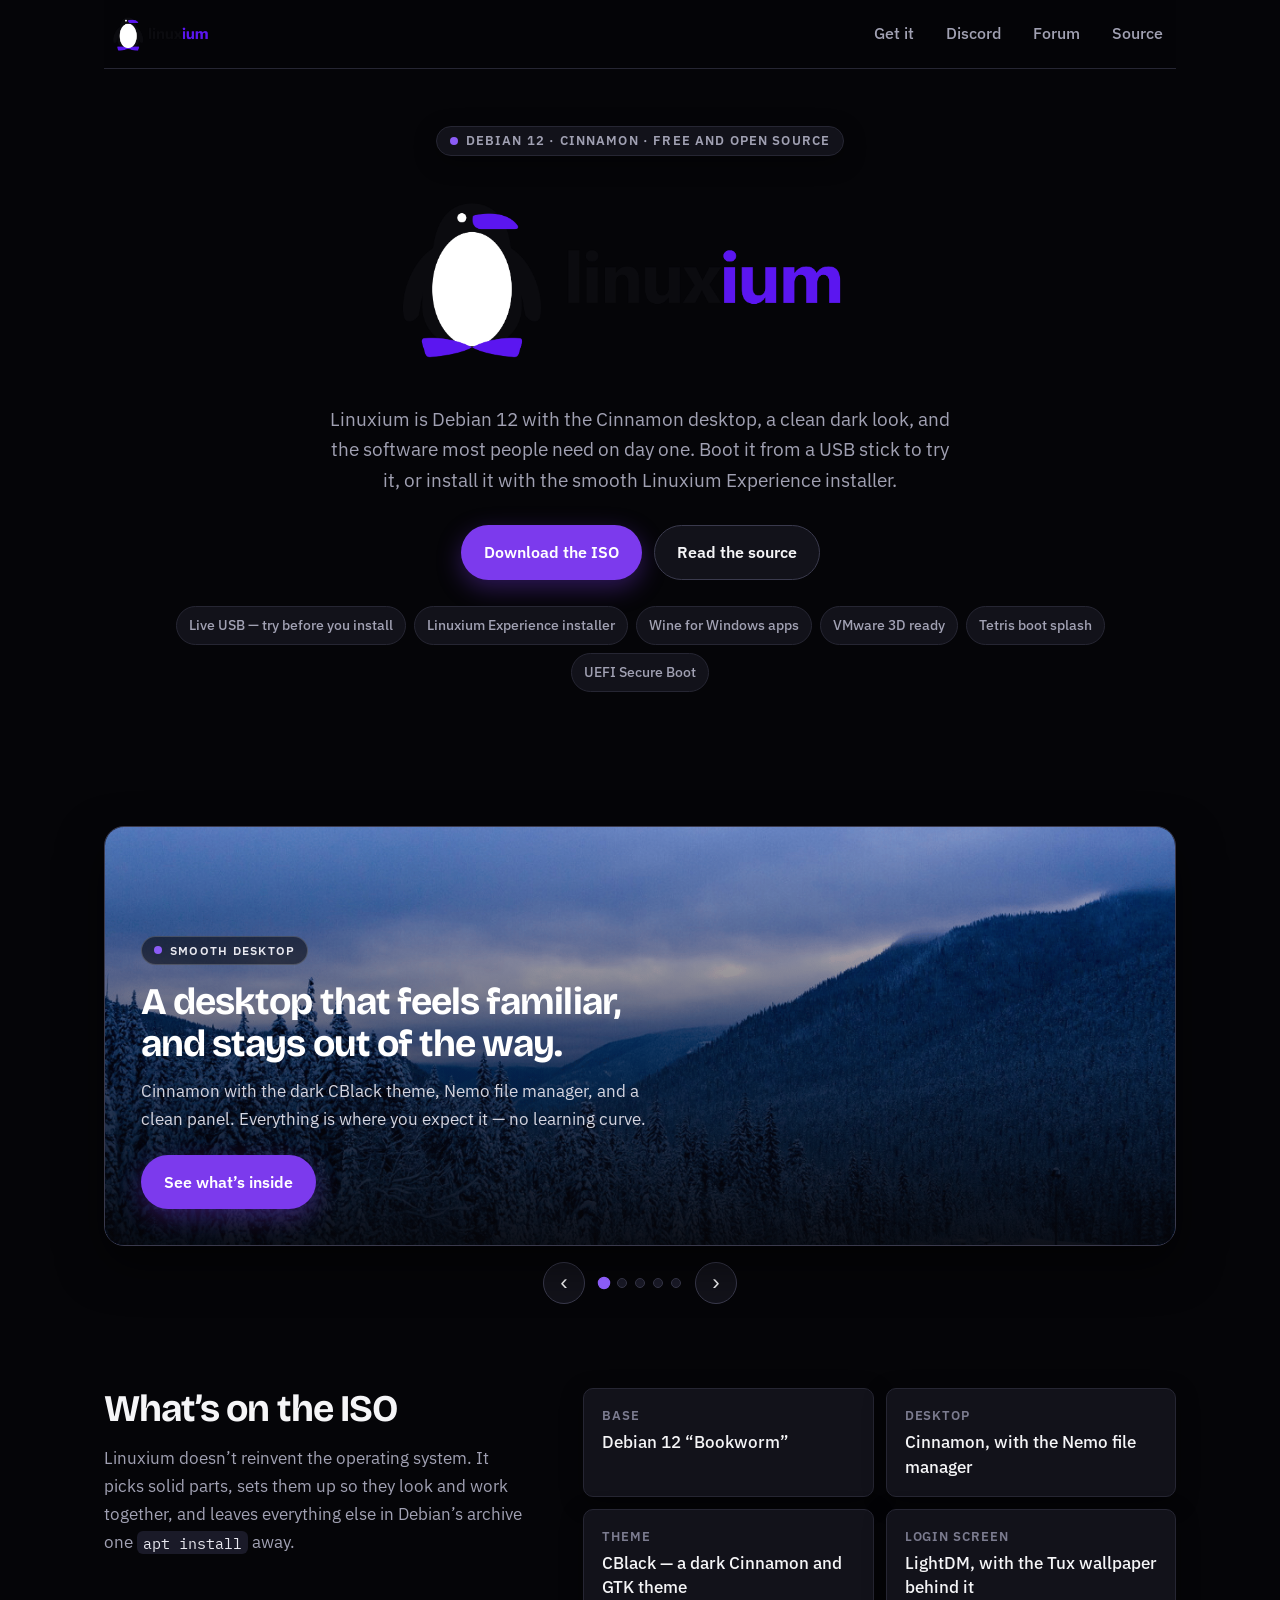
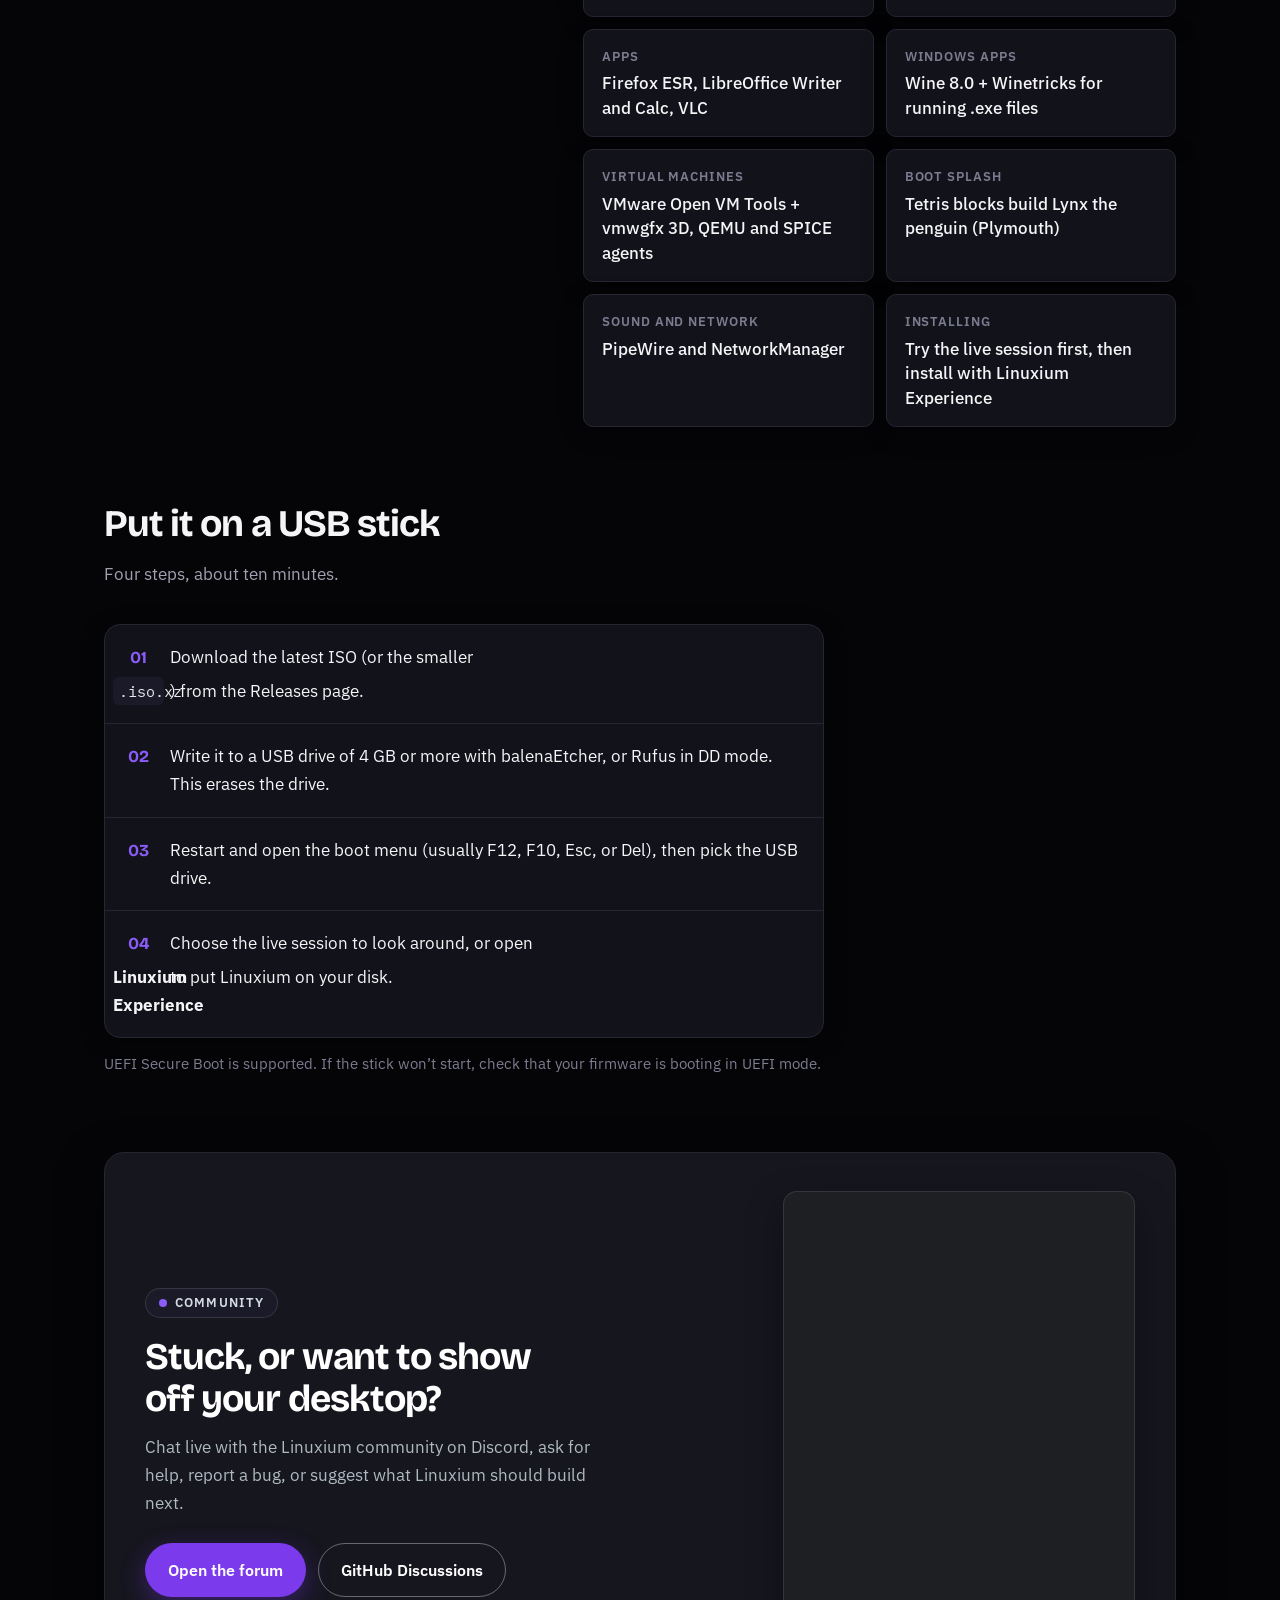
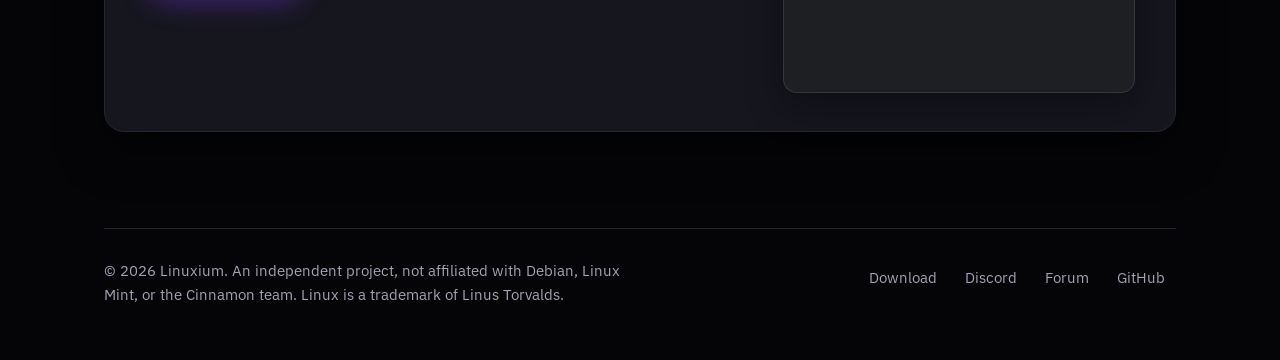
<file: index.html>
<!DOCTYPE html>
<html lang="en">
<head>
<meta charset="utf-8">
<meta name="viewport" content="width=device-width, initial-scale=1">
<title>Linuxium: Debian with the Cinnamon desktop</title>
<meta name="description" content="Linuxium is a free Linux distribution built on Debian 12 with the Cinnamon desktop. Smooth, dark, and ready for Windows apps and VMware.">
<meta name="theme-color" content="#050508">
<link rel="icon" href="lynx.png">
<link rel="preconnect" href="https://fonts.googleapis.com">
<link rel="preconnect" href="https://fonts.gstatic.com" crossorigin>
<link href="https://fonts.googleapis.com/css2?family=Bricolage+Grotesque:wght@600;700&family=IBM+Plex+Mono&family=IBM+Plex+Sans:wght@400;500;600&display=swap" rel="stylesheet">
<link rel="stylesheet" href="style.css">
</head>
<body>
<a class="skip" href="#main">Skip to content</a>
<div class="wrap">

  <header class="top">
    <a class="brand" href="index.html" aria-label="Linuxium home">
      <img src="linuxium-wordmark.png" alt="Linuxium" width="180" height="65">
    </a>
    <nav aria-label="Main">
      <a href="#get">Get it</a>
      <a href="#community">Discord</a>
      <a href="forums.html">Forum</a>
      <a href="https://github.com/playerz-4/linuxium">Source</a>
    </nav>
  </header>

  <main id="main">
    <div class="hero">
      <span class="eyebrow">Debian 12 · Cinnamon · Free and open source</span>
      <img class="hero-wordmark" src="linuxium-wordmark.png" alt="Linuxium — Linux with a desktop you already know" width="560" height="204">
      <p class="lead">Linuxium is Debian 12 with the Cinnamon desktop, a clean dark look, and the software most people need on day one. Boot it from a USB stick to try it, or install it with the smooth Linuxium Experience installer.</p>
      <div class="actions">
        <a class="btn main" href="https://github.com/playerz-4/linuxium/releases">Download the ISO</a>
        <a class="btn alt" href="https://github.com/playerz-4/linuxium">Read the source</a>
      </div>
      <ul class="chips">
        <li>Live USB — try before you install</li>
        <li>Linuxium Experience installer</li>
        <li>Wine for Windows apps</li>
        <li>VMware 3D ready</li>
        <li>Tetris boot splash</li>
        <li>UEFI Secure Boot</li>
      </ul>
    </div>

    <section class="showcase" aria-roledescription="carousel" aria-label="Linuxium highlights">
      <div class="slides" id="slides">
        <article class="slide is-active" style="--slide-img:url('wallpaper.png')">
          <div class="slide-copy">
            <span class="slide-kicker">Smooth desktop</span>
            <h2>A desktop that feels familiar, and stays out of the way.</h2>
            <p>Cinnamon with the dark CBlack theme, Nemo file manager, and a clean panel. Everything is where you expect it — no learning curve.</p>
            <a class="btn main" href="#inside">See what’s inside</a>
          </div>
        </article>
        <article class="slide" style="--slide-img:url('grub-bg.png')">
          <div class="slide-copy">
            <span class="slide-kicker">Tetris boot</span>
            <h2>Blocks fall. Lynx appears.</h2>
            <p>The boot splash is a tiny Tetris game: coloured blocks drop into a well and build Lynx the penguin while your system starts.</p>
            <a class="btn main" href="#get">Try the live USB</a>
          </div>
        </article>
        <article class="slide" style="--slide-img:url('intro.png')">
          <div class="slide-copy slide-copy-dark">
            <span class="slide-kicker">Linuxium Experience</span>
            <h2>Install with a smooth, dark installer.</h2>
            <p>Circular step buttons rotate to guide you from welcome to finish. Partition, copy, and boot in a few clicks — no terminal needed.</p>
            <a class="btn main" href="#get">How to install</a>
          </div>
        </article>
        <article class="slide slide-gradient slide-wine">
          <div class="slide-copy">
            <span class="slide-kicker">Windows apps</span>
            <h2>Run Windows software with Wine.</h2>
            <p>Wine 8.0 and Winetricks are preinstalled. Double-click an <code>.exe</code> and it just opens — plus helpers for runtimes and fonts.</p>
            <a class="btn main" href="#inside">What’s included</a>
          </div>
        </article>
        <article class="slide slide-gradient slide-vm">
          <div class="slide-copy">
            <span class="slide-kicker">VMware ready</span>
            <h2>Fast in VMware, with real 3D.</h2>
            <p>Open VM Tools and vmwgfx acceleration are built in. Clipboard, drag-and-drop, and display resize work out of the box.</p>
            <a class="btn main" href="#get">Get the ISO</a>
          </div>
        </article>
      </div>
      <div class="slideshow-controls">
        <button class="slideshow-btn" id="prevSlide" type="button" aria-label="Previous slide">‹</button>
        <div class="slideshow-dots" id="slideDots" role="tablist" aria-label="Choose slide"></div>
        <button class="slideshow-btn" id="nextSlide" type="button" aria-label="Next slide">›</button>
      </div>
      <p class="slideshow-status" id="slideStatus" aria-live="polite"></p>
      <noscript><p class="fine">Enable JavaScript to browse the highlights slideshow. All highlights are listed below.</p></noscript>
    </section>

    <section class="split" id="inside">
      <div>
        <h2>What’s on the ISO</h2>
        <p>Linuxium doesn’t reinvent the operating system. It picks solid parts, sets them up so they look and work together, and leaves everything else in Debian’s archive one <code>apt install</code> away.</p>
      </div>
      <dl>
        <div><dt>Base</dt><dd>Debian 12 “Bookworm”</dd></div>
        <div><dt>Desktop</dt><dd>Cinnamon, with the Nemo file manager</dd></div>
        <div><dt>Theme</dt><dd>CBlack — a dark Cinnamon and GTK theme</dd></div>
        <div><dt>Login screen</dt><dd>LightDM, with the Tux wallpaper behind it</dd></div>
        <div><dt>Apps</dt><dd>Firefox ESR, LibreOffice Writer and Calc, VLC</dd></div>
        <div><dt>Windows apps</dt><dd>Wine 8.0 + Winetricks for running .exe files</dd></div>
        <div><dt>Virtual machines</dt><dd>VMware Open VM Tools + vmwgfx 3D, QEMU and SPICE agents</dd></div>
        <div><dt>Boot splash</dt><dd>Tetris blocks build Lynx the penguin (Plymouth)</dd></div>
        <div><dt>Sound and network</dt><dd>PipeWire and NetworkManager</dd></div>
        <div><dt>Installing</dt><dd>Try the live session first, then install with Linuxium Experience</dd></div>
      </dl>
    </section>

    <section id="get">
      <div class="section-head">
        <h2>Put it on a USB stick</h2>
        <p>Four steps, about ten minutes.</p>
      </div>
      <ol class="steps">
        <li>Download the latest ISO (or the smaller <code>.iso.xz</code>) from the Releases page.</li>
        <li>Write it to a USB drive of 4 GB or more with balenaEtcher, or Rufus in DD mode. This erases the drive.</li>
        <li>Restart and open the boot menu (usually F12, F10, Esc, or Del), then pick the USB drive.</li>
        <li>Choose the live session to look around, or open <strong>Linuxium Experience</strong> to put Linuxium on your disk.</li>
      </ol>
      <p class="fine steps-note">UEFI Secure Boot is supported. If the stick won’t start, check that your firmware is booting in UEFI mode.</p>
    </section>

    <section id="community">
      <div class="band community-band">
        <div class="community-copy">
          <span class="eyebrow eyebrow-dark">Community</span>
          <h2>Stuck, or want to show off your desktop?</h2>
          <p>Chat live with the Linuxium community on Discord, ask for help, report a bug, or suggest what Linuxium should build next.</p>
          <div class="actions">
            <a class="btn main" href="forums.html">Open the forum</a>
            <a class="btn on-dark" href="https://github.com/playerz-4/linuxium/discussions">GitHub Discussions</a>
          </div>
        </div>
        <div class="discord-embed">
          <iframe src="https://discord.com/widget?id=1562396569003884546&amp;theme=dark" title="Linuxium Discord server" width="350" height="500" allowtransparency="true" frameborder="0" sandbox="allow-popups allow-popups-to-escape-sandbox allow-same-origin allow-scripts"></iframe>
        </div>
      </div>
    </section>
  </main>

  <footer>
    <p>© 2026 Linuxium. An independent project, not affiliated with Debian, Linux Mint, or the Cinnamon team. Linux is a trademark of Linus Torvalds.</p>
    <nav aria-label="Footer">
      <a href="https://github.com/playerz-4/linuxium/releases">Download</a>
      <a href="#community">Discord</a>
      <a href="forums.html">Forum</a>
      <a href="https://github.com/playerz-4/linuxium">GitHub</a>
    </nav>
  </footer>

</div>
<script>
(function(){
  var slides = Array.prototype.slice.call(document.querySelectorAll('.slide'));
  var dotsWrap = document.getElementById('slideDots');
  var status = document.getElementById('slideStatus');
  var prev = document.getElementById('prevSlide');
  var next = document.getElementById('nextSlide');
  if(!slides.length || !dotsWrap) return;
  var titles = slides.map(function(s){
    var h = s.querySelector('h2');
    return h ? h.textContent.trim() : 'Slide';
  });
  var current = 0, timer = null;
  var reduced = window.matchMedia('(prefers-reduced-motion: reduce)').matches;
  function show(i){
    current = (i + slides.length) % slides.length;
    slides.forEach(function(s, j){
      s.classList.toggle('is-active', j === current);
      s.setAttribute('aria-hidden', j === current ? 'false' : 'true');
    });
    Array.prototype.forEach.call(dotsWrap.children, function(d, j){
      d.classList.toggle('is-active', j === current);
      d.setAttribute('aria-selected', j === current ? 'true' : 'false');
    });
    if(status) status.textContent = 'Slide ' + (current + 1) + ' of ' + slides.length + ': ' + titles[current];
  }
  function go(i){ show(i); restart(); }
  function restart(){
    if(timer) clearInterval(timer);
    if(reduced) return;
    timer = setInterval(function(){ show(current + 1); }, 5200);
  }
  titles.forEach(function(t, i){
    var b = document.createElement('button');
    b.type = 'button';
    b.className = 'slideshow-dot';
    b.setAttribute('role', 'tab');
    b.setAttribute('aria-label', 'Go to slide ' + (i + 1) + ': ' + t);
    b.addEventListener('click', function(){ go(i); });
    dotsWrap.appendChild(b);
  });
  if(prev) prev.addEventListener('click', function(){ go(current - 1); });
  if(next) next.addEventListener('click', function(){ go(current + 1); });
  var showcase = document.querySelector('.showcase');
  if(showcase){
    showcase.addEventListener('mouseenter', function(){ if(timer) clearInterval(timer); });
    showcase.addEventListener('mouseleave', restart);
    showcase.addEventListener('focusin', function(){ if(timer) clearInterval(timer); });
    showcase.addEventListener('focusout', restart);
    showcase.addEventListener('keydown', function(e){
      if(e.key === 'ArrowLeft'){ go(current - 1); }
      if(e.key === 'ArrowRight'){ go(current + 1); }
    });
  }
  show(0);
  restart();
})();
</script>
</body>
</html>
</file>
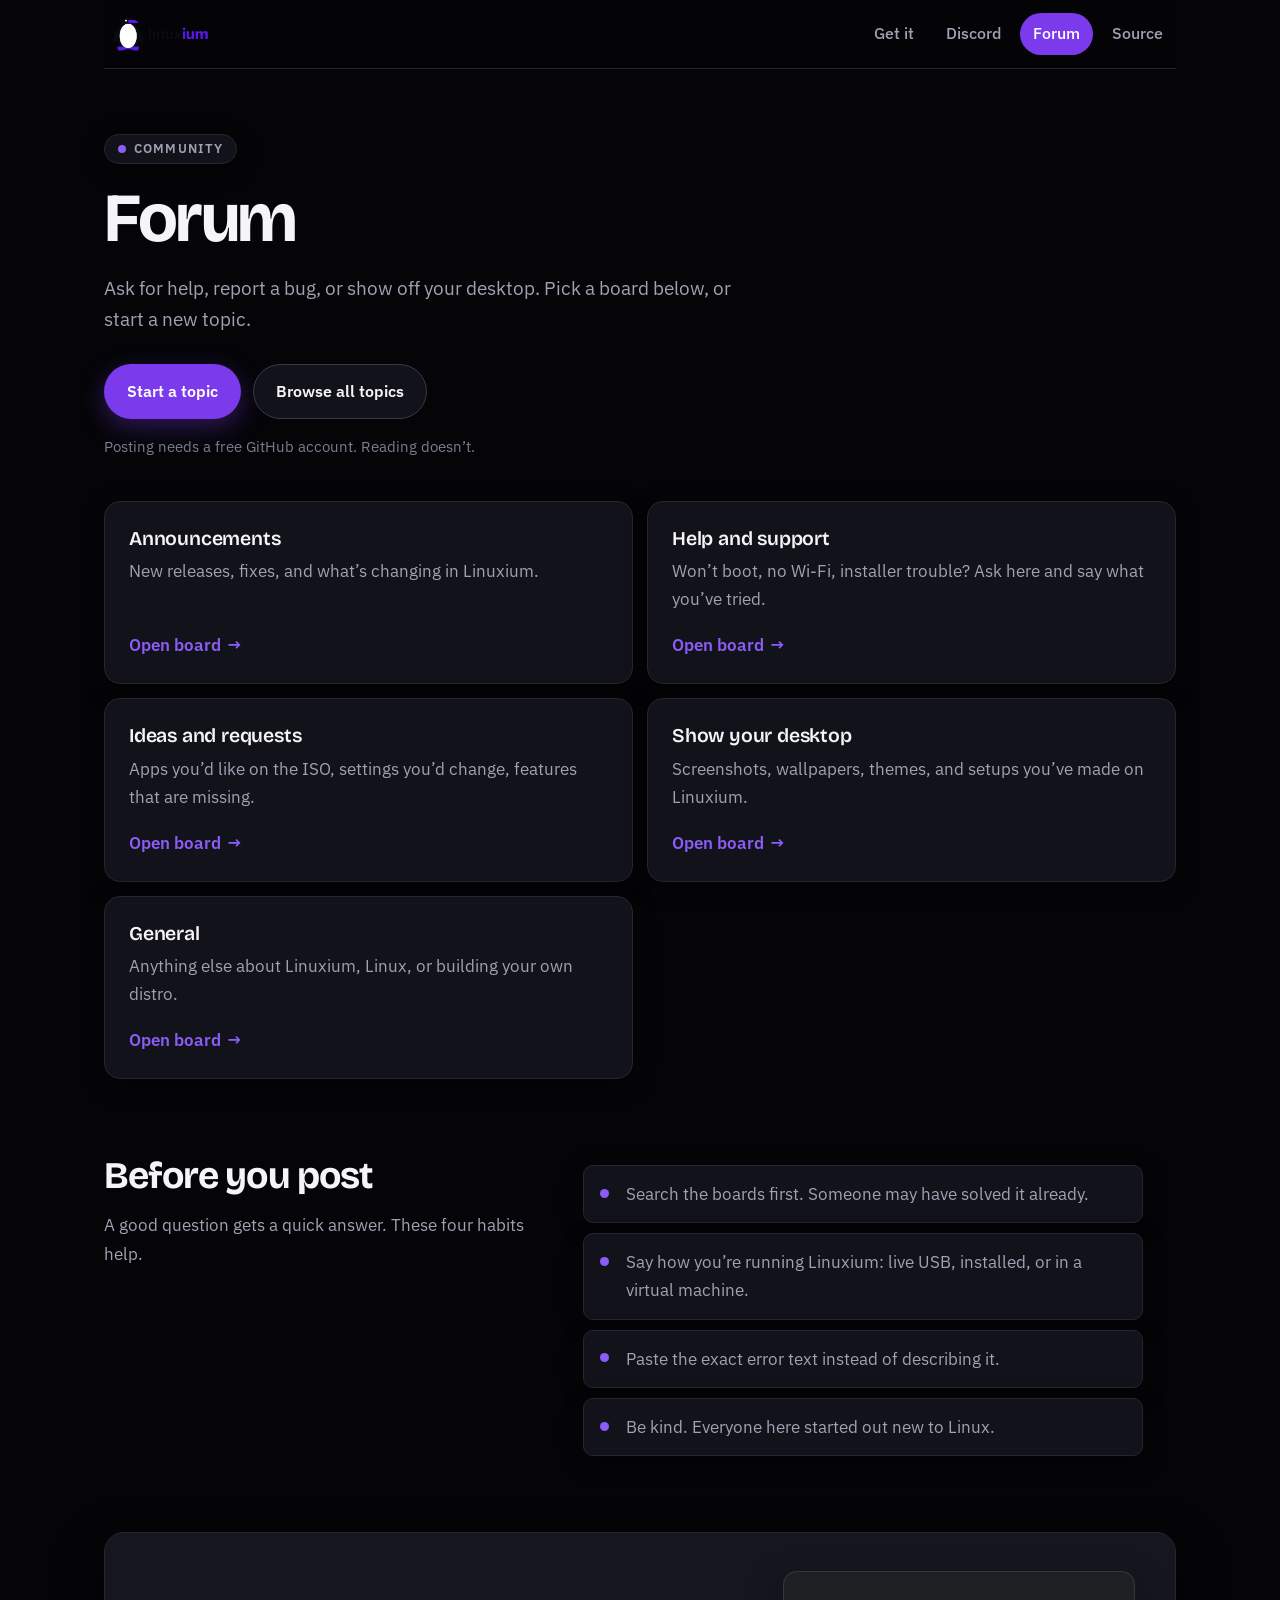
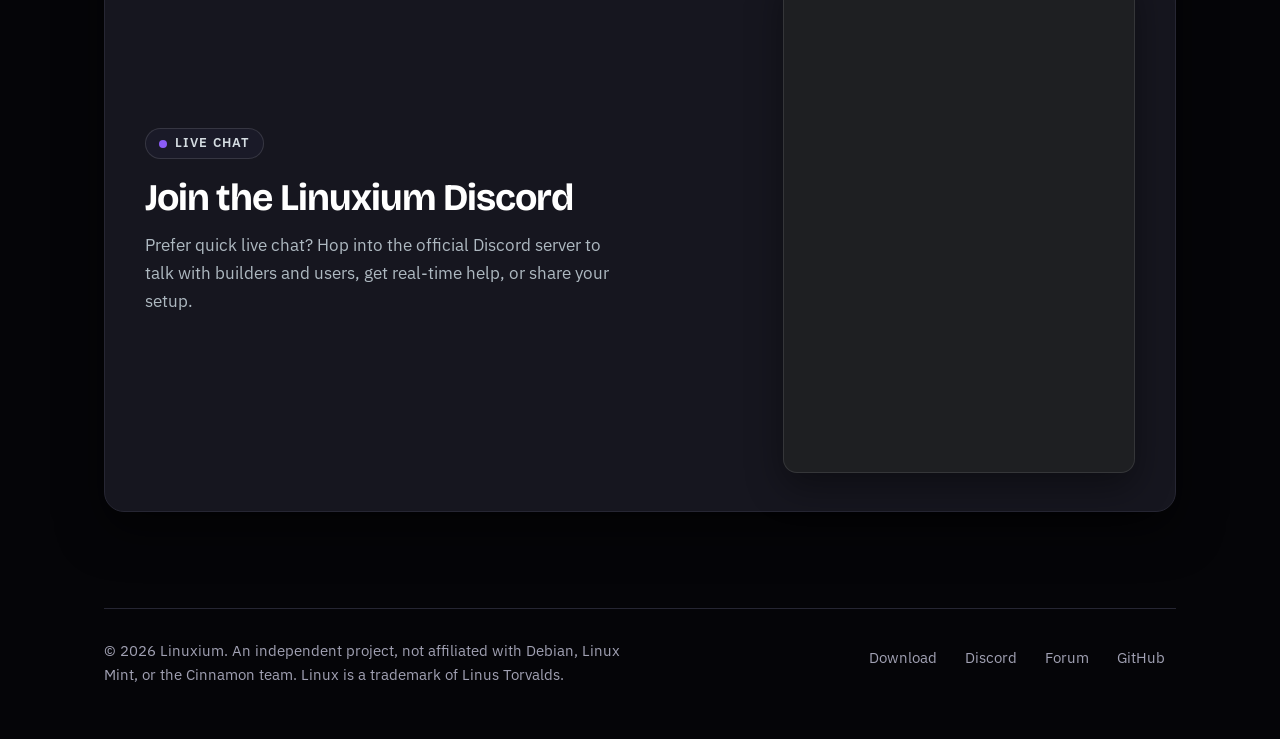
<file: forums.html>
<!DOCTYPE html>
<html lang="en">
<head>
<meta charset="utf-8">
<meta name="viewport" content="width=device-width, initial-scale=1">
<title>Linuxium forum</title>
<meta name="description" content="Ask questions, report bugs, and share your desktop with the Linuxium community.">
<meta name="theme-color" content="#050508">
<link rel="icon" href="lynx.png">
<link rel="preconnect" href="https://fonts.googleapis.com">
<link rel="preconnect" href="https://fonts.gstatic.com" crossorigin>
<link href="https://fonts.googleapis.com/css2?family=Bricolage+Grotesque:wght@600;700&family=IBM+Plex+Mono&family=IBM+Plex+Sans:wght@400;500;600&display=swap" rel="stylesheet">
<link rel="stylesheet" href="style.css">
</head>
<body>
<a class="skip" href="#main">Skip to content</a>
<div class="wrap">

  <header class="top">
    <a class="brand" href="index.html" aria-label="Linuxium home"><img src="linuxium-wordmark.png" alt="Linuxium" width="180" height="65"></a>
    <nav aria-label="Main">
      <a href="index.html#get">Get it</a>
      <a href="#discord">Discord</a>
      <a href="forums.html" aria-current="page">Forum</a>
      <a href="https://github.com/playerz-4/linuxium">Source</a>
    </nav>
  </header>

  <main id="main">
    <div class="page-head">
      <span class="eyebrow">Community</span>
      <h1>Forum</h1>
      <p class="lead">Ask for help, report a bug, or show off your desktop. Pick a board below, or start a new topic.</p>
      <div class="actions">
        <a class="btn main" href="https://github.com/playerz-4/linuxium/discussions/new/choose">Start a topic</a>
        <a class="btn alt" href="https://github.com/playerz-4/linuxium/discussions">Browse all topics</a>
      </div>
      <p class="fine">Posting needs a free GitHub account. Reading doesn’t.</p>
    </div>

    <div class="boards">
      <div class="board">
        <div>
          <h3>Announcements</h3>
          <p>New releases, fixes, and what’s changing in Linuxium.</p>
        </div>
        <a class="go" href="https://github.com/playerz-4/linuxium/discussions/categories/announcements">Open board</a>
      </div>
      <div class="board">
        <div>
          <h3>Help and support</h3>
          <p>Won’t boot, no Wi-Fi, installer trouble? Ask here and say what you’ve tried.</p>
        </div>
        <a class="go" href="https://github.com/playerz-4/linuxium/discussions/categories/q-a">Open board</a>
      </div>
      <div class="board">
        <div>
          <h3>Ideas and requests</h3>
          <p>Apps you’d like on the ISO, settings you’d change, features that are missing.</p>
        </div>
        <a class="go" href="https://github.com/playerz-4/linuxium/discussions/categories/ideas">Open board</a>
      </div>
      <div class="board">
        <div>
          <h3>Show your desktop</h3>
          <p>Screenshots, wallpapers, themes, and setups you’ve made on Linuxium.</p>
        </div>
        <a class="go" href="https://github.com/playerz-4/linuxium/discussions/categories/show-and-tell">Open board</a>
      </div>
      <div class="board">
        <div>
          <h3>General</h3>
          <p>Anything else about Linuxium, Linux, or building your own distro.</p>
        </div>
        <a class="go" href="https://github.com/playerz-4/linuxium/discussions/categories/general">Open board</a>
      </div>
    </div>

    <section class="split">
      <div>
        <h2>Before you post</h2>
        <p>A good question gets a quick answer. These four habits help.</p>
      </div>
      <ul class="rules">
        <li>Search the boards first. Someone may have solved it already.</li>
        <li>Say how you’re running Linuxium: live USB, installed, or in a virtual machine.</li>
        <li>Paste the exact error text instead of describing it.</li>
        <li>Be kind. Everyone here started out new to Linux.</li>
      </ul>
    </section>

    <section id="discord">
      <div class="band community-band">
        <div class="community-copy">
          <span class="eyebrow eyebrow-dark">Live chat</span>
          <h2>Join the Linuxium Discord</h2>
          <p>Prefer quick live chat? Hop into the official Discord server to talk with builders and users, get real-time help, or share your setup.</p>
        </div>
        <div class="discord-embed">
          <iframe src="https://discord.com/widget?id=1562396569003884546&amp;theme=dark" title="Linuxium Discord server" width="350" height="500" allowtransparency="true" frameborder="0" sandbox="allow-popups allow-popups-to-escape-sandbox allow-same-origin allow-scripts"></iframe>
        </div>
      </div>
    </section>
  </main>

  <footer>
    <p>© 2026 Linuxium. An independent project, not affiliated with Debian, Linux Mint, or the Cinnamon team. Linux is a trademark of Linus Torvalds.</p>
    <nav aria-label="Footer">
      <a href="https://github.com/playerz-4/linuxium/releases">Download</a>
      <a href="#discord">Discord</a>
      <a href="forums.html">Forum</a>
      <a href="https://github.com/playerz-4/linuxium">GitHub</a>
    </nav>
  </footer>

</div>
</body>
</html>
</file>
<file: style.css>
/* Linuxium — dark site theme (matches wordmark + GRUB background)
   Palette: near-black page, deep purple surfaces, bright purple accent. */

:root{
  --bg:#050508;
  --surface:#12121a;
  --surface-soft:#1a1a28;
  --ink:#f5f5f7;
  --muted:#a1a1b3;
  --faint:#7c7c90;
  --line:#262633;
  --line-strong:#3a3a4d;
  --accent:#7c3aed;
  --accent-hover:#8b5cf6;
  --accent-ink:#ffffff;
  --dark:#0a0a12;
  --dark-2:#16161f;
  --radius:16px;
  --radius-sm:10px;
  --shadow:0 18px 45px rgba(0,0,0,.55);
  --shadow-sm:0 6px 22px rgba(0,0,0,.4);
  --display:"Bricolage Grotesque","Segoe UI",system-ui,sans-serif;
  --body:"IBM Plex Sans","Segoe UI",system-ui,-apple-system,sans-serif;
  --mono:"IBM Plex Mono",ui-monospace,SFMono-Regular,Menlo,Consolas,monospace;
}

*{box-sizing:border-box;margin:0;padding:0}
html{scroll-behavior:smooth}
body{
  background:var(--bg);
  color:var(--ink);
  font:400 1.0625rem/1.65 var(--body);
  -webkit-font-smoothing:antialiased;
  text-rendering:optimizeLegibility;
}
::selection{background:var(--accent);color:#fff}
a{color:inherit}
img{max-width:100%}
:focus-visible{outline:3px solid var(--accent-hover);outline-offset:3px;border-radius:4px}

.skip{
  position:absolute;left:16px;top:-60px;z-index:50;
  background:var(--accent);color:#fff;padding:10px 16px;border-radius:0 0 8px 8px;
  text-decoration:none;font-weight:600;transition:top .15s ease;
}
.skip:focus{top:0}

.wrap{max-width:1120px;margin:0 auto;padding:0 24px}

/* ---------- top bar ---------- */
.top{
  position:sticky;top:0;z-index:20;
  display:flex;justify-content:space-between;align-items:center;gap:24px;
  padding:12px 0;
  background:rgba(5,5,8,.86);
  backdrop-filter:blur(14px);-webkit-backdrop-filter:blur(14px);
  border-bottom:1px solid var(--line);
}
.brand{display:inline-flex;align-items:center;text-decoration:none;line-height:0}
.brand img{height:44px;width:auto;display:block}
.top nav{display:flex;gap:6px;flex-wrap:wrap}
.top nav a{
  color:var(--muted);text-decoration:none;font-weight:500;font-size:.98rem;
  padding:8px 13px;border-radius:999px;transition:background .15s ease,color .15s ease;
}
.top nav a:hover{background:var(--surface-soft);color:var(--ink)}
.top nav a[aria-current]{background:var(--accent);color:#fff}

/* ---------- type & shared ---------- */
h1{font:700 clamp(2.6rem,6vw,4.3rem)/1.03 var(--display);letter-spacing:-.035em;text-wrap:balance}
h2{font:700 clamp(1.75rem,3.4vw,2.35rem)/1.12 var(--display);letter-spacing:-.025em;text-wrap:balance}
h3{font:600 1.22rem/1.3 var(--display);letter-spacing:-.01em}
.lead{max-width:58ch;color:var(--muted);font-size:1.19rem;line-height:1.6}
.fine{color:var(--faint);font-size:.92rem}
code{font-family:var(--mono);font-size:.9em;background:var(--surface-soft);padding:.1em .38em;border-radius:6px;color:#e9e9f0}

.eyebrow{
  display:inline-flex;align-items:center;gap:8px;
  font:600 .8rem/1 var(--body);letter-spacing:.09em;text-transform:uppercase;color:var(--muted);
  background:var(--surface);border:1px solid var(--line);
  padding:8px 13px;border-radius:999px;box-shadow:var(--shadow-sm);
}
.eyebrow::before{content:"";width:8px;height:8px;border-radius:50%;background:var(--accent-hover);flex:none}

.actions{display:flex;gap:12px;flex-wrap:wrap;align-items:center}
.btn{
  display:inline-flex;align-items:center;gap:8px;
  padding:13px 22px;border-radius:999px;font-weight:600;font-size:1rem;text-decoration:none;
  border:1px solid transparent;transition:transform .15s ease,background .15s ease,border-color .15s ease,box-shadow .15s ease;
}
.btn.main{background:var(--accent);color:#fff;box-shadow:0 8px 24px rgba(124,58,237,.35)}
.btn.main:hover{background:var(--accent-hover);transform:translateY(-1px)}
.btn.alt{background:var(--surface);border-color:var(--line-strong);color:var(--ink)}
.btn.alt:hover{border-color:var(--accent-hover);transform:translateY(-1px)}
.btn.on-dark{background:transparent;border-color:rgba(255,255,255,.35);color:#fff}
.btn.on-dark:hover{border-color:#fff}

.chips{display:flex;gap:8px;flex-wrap:wrap;list-style:none}
.chips li{
  font-size:.88rem;font-weight:500;color:var(--muted);
  background:var(--surface);border:1px solid var(--line);
  padding:7px 12px;border-radius:999px;
}

/* ---------- hero ---------- */
.hero{padding:56px 0 40px;text-align:center}
.hero .eyebrow{margin-bottom:22px}
.hero-wordmark{width:min(560px,88vw);height:auto;margin:0 auto 22px;display:block}
.hero .lead{margin:0 auto 30px}
.hero .actions{justify-content:center}
.hero .chips{justify-content:center;margin-top:26px}

/* ---------- slideshow ---------- */
.showcase{margin:18px 0 8px}
.slides{
  position:relative;overflow:hidden;border-radius:20px;
  border:1px solid var(--line-strong);box-shadow:var(--shadow);
  min-height:420px;background:var(--dark);
}
.slide{
  position:absolute;inset:0;display:flex;align-items:flex-end;
  padding:36px;opacity:0;visibility:hidden;transform:scale(1.02);
  transition:opacity .6s ease,transform .6s ease,visibility .6s;
  background:var(--dark);
}
.slide::before{
  content:"";position:absolute;inset:0;
  background:var(--slide-img,none) center/cover no-repeat;
}
.slide::after{
  content:"";position:absolute;inset:0;
  background:linear-gradient(180deg,rgba(5,5,8,.15) 0%,rgba(5,5,8,.55) 55%,rgba(5,5,8,.92) 100%);
}
.slide-gradient::before{
  background:
    radial-gradient(120% 90% at 80% 10%,rgba(124,58,237,.55),transparent 60%),
    radial-gradient(90% 80% at 10% 90%,rgba(76,29,149,.5),transparent 60%),
    linear-gradient(160deg,#1a0b2e,#050508 70%);
}
.slide-wine::before{
  background:
    radial-gradient(110% 90% at 85% 15%,rgba(124,58,237,.6),transparent 55%),
    radial-gradient(80% 70% at 15% 85%,rgba(59,130,246,.35),transparent 60%),
    linear-gradient(150deg,#1e1b4b,#050508 75%);
}
.slide-vm::before{
  background:
    radial-gradient(110% 90% at 15% 15%,rgba(124,58,237,.55),transparent 55%),
    radial-gradient(80% 70% at 85% 85%,rgba(16,185,129,.28),transparent 60%),
    linear-gradient(150deg,#0f172a,#050508 75%);
}
.slide.is-active{opacity:1;visibility:visible;transform:scale(1)}
.slide-copy{position:relative;z-index:1;max-width:640px}
.slide-kicker{
  display:inline-flex;align-items:center;gap:8px;
  font:600 .78rem/1 var(--body);letter-spacing:.1em;text-transform:uppercase;
  color:#e9e9f0;background:rgba(5,5,8,.55);border:1px solid rgba(255,255,255,.18);
  padding:7px 12px;border-radius:999px;margin-bottom:16px;
}
.slide-kicker::before{content:"";width:8px;height:8px;border-radius:50%;background:var(--accent-hover);flex:none}
.slide-copy h2{color:#fff;margin-bottom:12px}
.slide-copy p{color:#d5d5e0;margin-bottom:22px;max-width:52ch}
.slide-copy code{background:rgba(255,255,255,.14);color:#fff}
.slide-copy-dark h2,.slide-copy-dark p{color:#1a1a2e}
.slide-copy-dark p{color:#3a3a4d}
.slide-copy-dark .slide-kicker{background:rgba(255,255,255,.7);border-color:rgba(0,0,0,.12);color:#1a1a2e}
.slideshow-controls{
  display:flex;align-items:center;justify-content:center;gap:14px;margin-top:16px;
}
.slideshow-btn{
  width:42px;height:42px;border-radius:50%;border:1px solid var(--line-strong);
  background:var(--surface);color:var(--ink);font-size:1.4rem;line-height:1;cursor:pointer;
  display:inline-flex;align-items:center;justify-content:center;
  transition:background .15s ease,border-color .15s ease,transform .15s ease;
}
.slideshow-btn:hover{background:var(--accent);border-color:var(--accent);transform:translateY(-1px)}
.slideshow-dots{display:flex;gap:8px;align-items:center}
.slideshow-dot{
  width:10px;height:10px;border-radius:50%;border:1px solid var(--line-strong);
  background:var(--surface-soft);cursor:pointer;padding:0;
  transition:background .15s ease,transform .15s ease;
}
.slideshow-dot.is-active{background:var(--accent-hover);border-color:var(--accent-hover);transform:scale(1.25)}
.slideshow-status{position:absolute;width:1px;height:1px;overflow:hidden;clip:rect(0 0 0 0);white-space:nowrap}

/* ---------- sections ---------- */
section{padding:76px 0 0}
.section-head{max-width:640px;margin-bottom:36px}
.section-head p{color:var(--muted);margin-top:14px}
.split{display:grid;grid-template-columns:5fr 7fr;gap:56px;align-items:start}
.split p{color:var(--muted);margin-top:14px;max-width:46ch}

/* spec list as clean cards */
dl{display:grid;grid-template-columns:1fr 1fr;gap:12px}
dl div{
  background:var(--surface);border:1px solid var(--line);border-radius:var(--radius-sm);
  padding:16px 18px;box-shadow:var(--shadow-sm);
}
dt{color:var(--faint);font-size:.8rem;font-weight:600;letter-spacing:.07em;text-transform:uppercase;margin-bottom:4px}
dd{font-weight:500;line-height:1.45}

/* steps */
.steps{list-style:none;counter-reset:s;margin-top:8px;max-width:720px;
  background:var(--surface);border:1px solid var(--line);border-radius:var(--radius);box-shadow:var(--shadow-sm);overflow:hidden}
.steps li{
  counter-increment:s;display:grid;grid-template-columns:3.2rem 1fr;gap:6px;align-items:baseline;
  padding:18px 22px 18px 8px;
}
.steps li + li{border-top:1px solid var(--line)}
.steps li::before{
  content:counter(s,decimal-leading-zero);text-align:center;
  font:700 1.05rem/1.4 var(--display);color:var(--accent-hover);
}
.steps-note{max-width:720px;margin-top:14px}

/* call-to-action & Discord community band */
.band{
  display:flex;justify-content:space-between;align-items:center;gap:28px;flex-wrap:wrap;
  margin-top:84px;padding:38px 40px;border-radius:20px;
  background:var(--dark-2);color:#fff;box-shadow:var(--shadow);
  border:1px solid var(--line);
}
.band h2{color:#fff}
.band p{color:#aeb9c1;margin-top:8px;max-width:48ch}
.community-band{
  margin-top:0;
  display:grid;
  grid-template-columns:minmax(0,1fr) auto;
  gap:40px;
  align-items:center;
}
.community-copy h2{margin-top:18px}
.community-copy p{margin-top:12px}
.community-copy .actions{margin-top:26px}
.eyebrow-dark{
  background:var(--surface-soft);
  border-color:rgba(255,255,255,.12);
  color:#d5dde2;
  box-shadow:none;
}
.discord-embed{
  display:flex;
  justify-content:center;
  border-radius:14px;
  overflow:hidden;
  border:1px solid rgba(255,255,255,.10);
  box-shadow:0 14px 36px rgba(0,0,0,.38);
  background:#1e1f22;
}
.discord-embed iframe{
  display:block;
  max-width:100%;
  border:0;
}

/* ---------- forum ---------- */
.page-head{padding:64px 0 42px}
.page-head h1{margin:20px 0 18px}
.page-head .lead{margin-bottom:30px}
.page-head .fine{margin-top:16px}

.boards{display:grid;grid-template-columns:1fr 1fr;gap:14px}
.board{
  display:flex;flex-direction:column;gap:18px;justify-content:space-between;
  background:var(--surface);border:1px solid var(--line);border-radius:var(--radius);
  padding:24px;box-shadow:var(--shadow-sm);
  transition:transform .15s ease,box-shadow .15s ease,border-color .15s ease;
}
.board:hover{transform:translateY(-2px);box-shadow:var(--shadow);border-color:var(--line-strong)}
.board p{color:var(--muted);margin-top:6px}
.go{color:var(--accent-hover);font-weight:600;text-decoration:none;display:inline-flex;gap:6px;align-items:center}
.go::after{content:"→";transition:transform .15s ease}
.go:hover{text-decoration:underline}
.go:hover::after{transform:translateX(3px)}

.rules{list-style:none;max-width:56ch}
.rules li{
  position:relative;color:var(--muted);
  background:var(--surface);border:1px solid var(--line);border-radius:var(--radius-sm);
  padding:14px 16px 14px 42px;margin-top:10px;box-shadow:var(--shadow-sm);
}
.rules li::before{
  content:"";position:absolute;left:16px;top:1.35em;
  width:9px;height:9px;border-radius:50%;background:var(--accent-hover);
}

/* ---------- footer ---------- */
footer{
  margin-top:96px;border-top:1px solid var(--line);padding:30px 0 52px;
  color:var(--muted);font-size:.92rem;
  display:flex;justify-content:space-between;gap:24px;flex-wrap:wrap;align-items:flex-start;
}
footer p{max-width:58ch}
footer nav{display:flex;gap:6px;flex-wrap:wrap}
footer nav a{text-decoration:none;padding:7px 11px;border-radius:999px}
footer nav a:hover{background:var(--surface-soft);color:var(--ink)}

/* ---------- responsive ---------- */
@media(max-width:820px){
  .split{grid-template-columns:1fr;gap:32px}
  .boards{grid-template-columns:1fr}
  .band{padding:30px 24px}
  .community-band{grid-template-columns:1fr;gap:28px}
  .discord-embed{justify-self:center;max-width:100%}
  .slides{min-height:460px}
  .slide{padding:26px}
}
@media(max-width:640px){
  .wrap{padding:0 18px}
  .hero{padding:40px 0 28px}
  section{padding-top:56px}
  dl{grid-template-columns:1fr}
  .brand img{height:38px}
  .top nav a{padding:8px 9px}
  .slides{min-height:520px}
  .slide{align-items:flex-end;padding:22px}
}
@media(prefers-reduced-motion:reduce){
  html{scroll-behavior:auto}
  .btn:hover,.board:hover,.slideshow-btn:hover{transform:none}
  .go::after{transition:none}
  .slide{transition:none}
}
</file>
